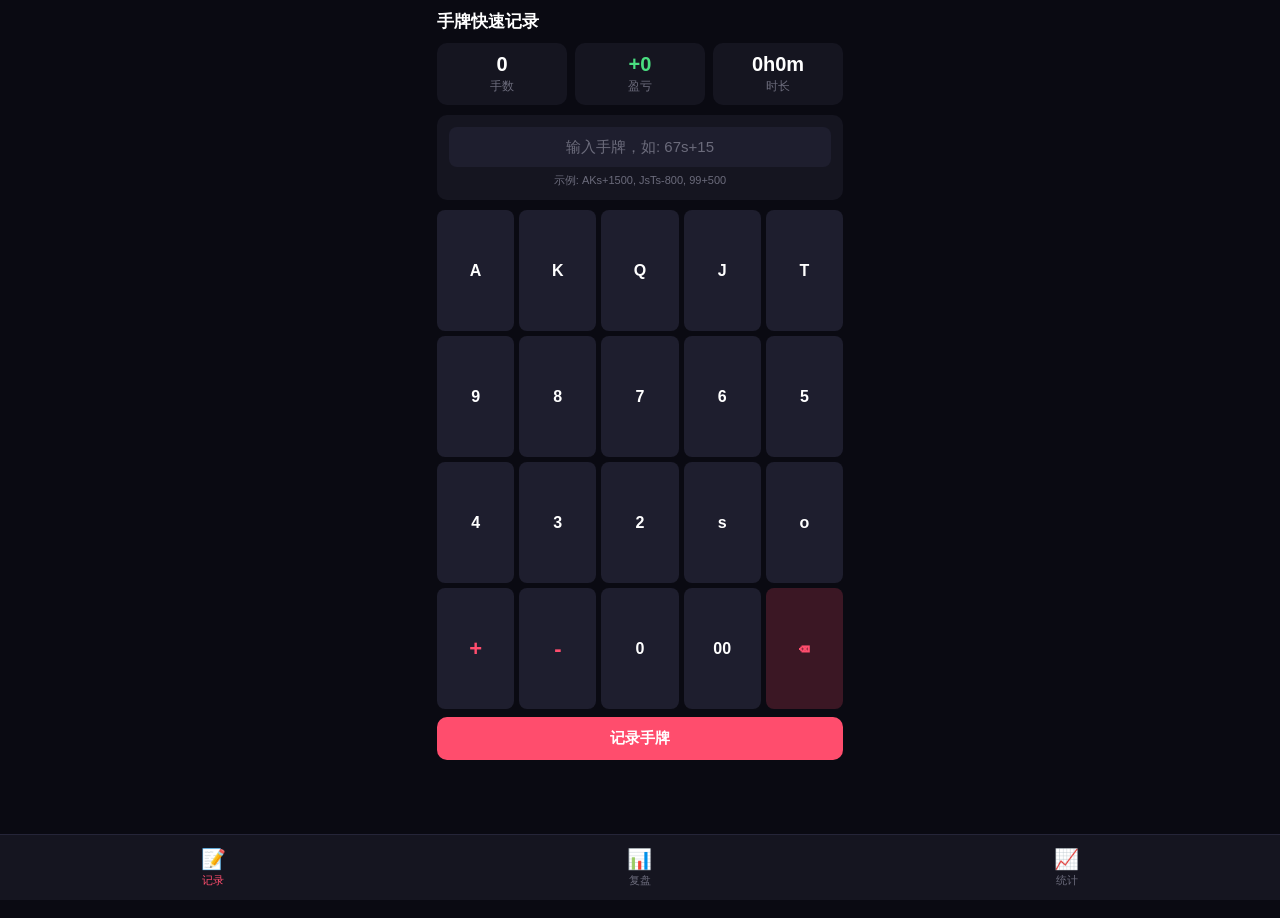
<file: index.html>
<!DOCTYPE html>
<html lang="zh-CN">
<head>
    <meta charset="UTF-8">
    <meta name="viewport" content="width=device-width, initial-scale=1.0, maximum-scale=1.0, user-scalable=no">
    <title>Poker Hand Tracker</title>
    <link rel="stylesheet" href="css/style.css" id="css-link">
    <script>
        // 自动加随机数防止缓存
        document.getElementById('css-link').href = 'css/style.css?v=' + Date.now();
    </script>
</head>
<body>
    <div id="app">
        <!-- 记录页面 -->
        <div id="record-page" class="page active">
            <div class="page-title">手牌快速记录</div>
            
            <!-- 三列统计 -->
            <div class="stats-bar">
                <div class="stat-box">
                    <div class="stat-num" id="today-count">0</div>
                    <div class="stat-name">手数</div>
                </div>
                <div class="stat-box">
                    <div class="stat-num" id="today-profit">+0</div>
                    <div class="stat-name">盈亏</div>
                </div>
                <div class="stat-box">
                    <div class="stat-num" id="today-time">0h0m</div>
                    <div class="stat-name">时长</div>
                </div>
            </div>

            <!-- 输入显示 -->
            <div class="input-box">
                <div class="input-text" id="hand-input">输入手牌，如: 67s+15</div>
                <div class="input-example">示例: AKs+1500, JsTs-800, 99+500</div>
                <div class="cards-box" id="preview-area">
                    <div id="preview-cards"></div>
                </div>
            </div>

            <!-- 智能键盘 -->
            <div class="keypad">
                <div class="key-line">
                    <button class="k rank" data-key="A">A</button>
                    <button class="k rank" data-key="K">K</button>
                    <button class="k rank" data-key="Q">Q</button>
                    <button class="k rank" data-key="J">J</button>
                    <button class="k rank" data-key="T">T</button>
                </div>
                <div class="key-line">
                    <button class="k rank" data-key="9">9</button>
                    <button class="k rank" data-key="8">8</button>
                    <button class="k rank" data-key="7">7</button>
                    <button class="k rank" data-key="6">6</button>
                    <button class="k rank" data-key="5">5</button>
                </div>
                <div class="key-line">
                    <button class="k rank" data-key="4">4</button>
                    <button class="k rank" data-key="3">3</button>
                    <button class="k rank" data-key="2">2</button>
                    <button class="k suited" data-key="s">s</button>
                    <button class="k suited" data-key="o">o</button>
                </div>
                <div class="key-line">
                    <button class="k action" data-key="+">+</button>
                    <button class="k action" data-key="-">-</button>
                    <button class="k num" data-key="0">0</button>
                    <button class="k num" data-key="00">00</button>
                    <button class="k del" data-key="backspace">⌫</button>
                </div>
            </div>

            <button class="btn-save" id="save-btn">记录手牌</button>
        </div>

        <!-- 复盘页面 (Hand2Note风格) -->
        <div id="review-page" class="page">
            <!-- 顶部统计栏 -->
            <div class="review-header">
                <div class="date-range" id="date-display">今日</div>
                <div class="main-stats">
                    <div class="main-stat">
                        <div class="main-stat-value" id="review-hands">0</div>
                        <div class="main-stat-label">手数</div>
                    </div>
                    <div class="main-stat">
                        <div class="main-stat-value win" id="review-net">+0</div>
                        <div class="main-stat-label">实际盈亏</div>
                    </div>
                    <div class="main-stat">
                        <div class="main-stat-value" id="review-ev">+0</div>
                        <div class="main-stat-label">EV盈亏</div>
                    </div>
                    <div class="main-stat">
                        <div class="main-stat-value" id="review-bb">0</div>
                        <div class="main-stat-label">bb/100</div>
                    </div>
                </div>
            </div>

            <!-- 走势图 -->
            <div class="chart-box">
                <div class="chart-title">盈亏走势</div>
                <canvas id="profit-chart" width="400" height="150"></canvas>
            </div>

            <!-- 筛选标签 -->
            <div class="filter-tabs">
                <button class="filter-tab active" data-filter="all">全部</button>
                <button class="filter-tab" data-filter="win">大赢</button>
                <button class="filter-tab" data-filter="loss">大亏</button>
            </div>

            <!-- 手牌列表 -->
            <div class="hand-list" id="hand-list"></div>
        </div>

        <!-- 统计页面 -->
        <div id="stats-page" class="page">
            <div class="page-title">数据统计</div>
            <div class="empty-box">统计功能开发中...</div>
        </div>

        <!-- 底部导航 -->
        <nav class="bottom-nav">
            <button class="nav-item active" data-page="record">
                <span class="icon">📝</span>
                <span>记录</span>
            </button>
            <button class="nav-item" data-page="review">
                <span class="icon">📊</span>
                <span>复盘</span>
            </button>
            <button class="nav-item" data-page="stats">
                <span class="icon">📈</span>
                <span>统计</span>
            </button>
        </nav>

        <!-- 花色弹窗 -->
        <div class="suit-dialog" id="suit-popup" style="display: none;">
            <div class="dialog-title">选择花色</div>
            <div class="suit-options">
                <button class="suit-btn" data-suit="s">♠<span>黑桃</span></button>
                <button class="suit-btn red" data-suit="h">♥<span>红心</span></button>
                <button class="suit-btn red" data-suit="d">♦<span>方块</span></button>
                <button class="suit-btn" data-suit="c">♣<span>梅花</span></button>
            </div>
            <button class="cancel-btn" id="suit-cancel">取消</button>
        </div>
        
        <!-- 牌谱编辑弹窗 -->
        <div class="hand-editor" id="hand-editor" style="display: none;">
            <div class="editor-header">
                <div class="editor-title">编辑牌谱</div>
                <button class="editor-close" id="editor-close">✕</button>
            </div>
            
            <div class="editor-content">
                <!-- 手牌信息 -->
                <div class="editor-hand-info" id="editor-hand-info">
                    <div class="editor-cards" id="editor-cards"></div>
                    <div class="editor-amount" id="editor-amount"></div>
                </div>
                
                <!-- 位置选择 -->
                <div class="editor-section">
                    <div class="section-title">Hero位置</div>
                    <div class="position-btns">
                        <button class="pos-btn" data-pos="UTG">UTG</button>
                        <button class="pos-btn" data-pos="UTG+1">UTG+1</button>
                        <button class="pos-btn" data-pos="UTG+2">UTG+2</button>
                        <button class="pos-btn" data-pos="MP">MP</button>
                        <button class="pos-btn" data-pos="HJ">HJ</button>
                        <button class="pos-btn" data-pos="CO">CO</button>
                        <button class="pos-btn" data-pos="BTN">BTN</button>
                        <button class="pos-btn" data-pos="SB">SB</button>
                        <button class="pos-btn" data-pos="BB">BB</button>
                        <button class="pos-btn" data-pos="STR">STR</button>
                    </div>
                </div>
                
                <!-- 翻牌前行动 -->
                <div class="editor-section">
                    <div class="section-title">翻牌前</div>
                    <input type="text" class="editor-input" id="preflop-action" placeholder="例如: Open 3bb, MP call, BTN call">
                </div>
                
                <!-- Flop -->
                <div class="editor-section">
                    <div class="section-title">Flop</div>
                    <div class="board-picker">
                        <div class="card-slot" data-slot="flop-1" onclick="app.openCardPicker('flop-1')">
                            <span class="card-rank"></span><span class="card-suit"></span>
                        </div>
                        <div class="card-slot" data-slot="flop-2" onclick="app.openCardPicker('flop-2')">
                            <span class="card-rank"></span><span class="card-suit"></span>
                        </div>
                        <div class="card-slot" data-slot="flop-3" onclick="app.openCardPicker('flop-3')">
                            <span class="card-rank"></span><span class="card-suit"></span>
                        </div>
                    </div>
                    <input type="hidden" id="flop-1" data-rank="" data-suit="">
                    <input type="hidden" id="flop-2" data-rank="" data-suit="">
                    <input type="hidden" id="flop-3" data-rank="" data-suit="">
                    <input type="text" class="editor-input" id="flop-action" placeholder="例如: Check, BTN bet 5bb, Hero call">
                </div>
                
                <!-- Turn -->
                <div class="editor-section">
                    <div class="section-title">Turn</div>
                    <div class="board-picker">
                        <div class="card-slot" data-slot="turn-card" onclick="app.openCardPicker('turn-card')">
                            <span class="card-rank"></span><span class="card-suit"></span>
                        </div>
                    </div>
                    <input type="hidden" id="turn-card" data-rank="" data-suit="">
                    <input type="text" class="editor-input" id="turn-action" placeholder="行动描述">
                </div>
                
                <!-- River -->
                <div class="editor-section">
                    <div class="section-title">River</div>
                    <div class="board-picker">
                        <div class="card-slot" data-slot="river-card" onclick="app.openCardPicker('river-card')">
                            <span class="card-rank"></span><span class="card-suit"></span>
                        </div>
                    </div>
                    <input type="hidden" id="river-card" data-rank="" data-suit="">
                    <input type="text" class="editor-input" id="river-action" placeholder="行动描述">
                </div>
                
                <!-- 备注 -->
                <div class="editor-section">
                    <div class="section-title">备注</div>
                    <textarea class="editor-textarea" id="hand-note" placeholder="添加备注..."></textarea>
                </div>
            </div>
            
            <div class="editor-footer">
                <button class="btn-save-editor" id="btn-save-edit">保存</button>
            </div>
        </div>
        
        <!-- AI复盘弹窗 -->
        <div class="ai-modal" id="ai-modal" style="display: none;">
            <div class="ai-modal-mask" id="ai-modal-mask"></div>
            <div class="ai-modal-content">
                <div class="ai-modal-header">
                    <span class="ai-modal-title">🤖 AI GTO分析</span>
                    <button class="ai-modal-close" id="ai-modal-close">✕</button>
                </div>
                <div class="ai-modal-body" id="ai-modal-body">
                    <div class="ai-loading" id="ai-loading">
                        <div class="ai-spinner"></div>
                        <p>AI分析中...</p>
                    </div>
                    <div class="ai-result" id="ai-result" style="display: none;">
                        <!-- 动态生成内容 -->
                    </div>
                </div>
            </div>
        </div>
        
        <div class="overlay" id="popup-overlay" style="display: none;"></div>
    </div>

    <script src="js/app.js?v=3" id="js-script"></script>
    <script>
        document.getElementById('js-script').src = 'js/app.js?v=' + Date.now();
    </script>
</body>
</html>
Cache-Control: no-cache
</file>
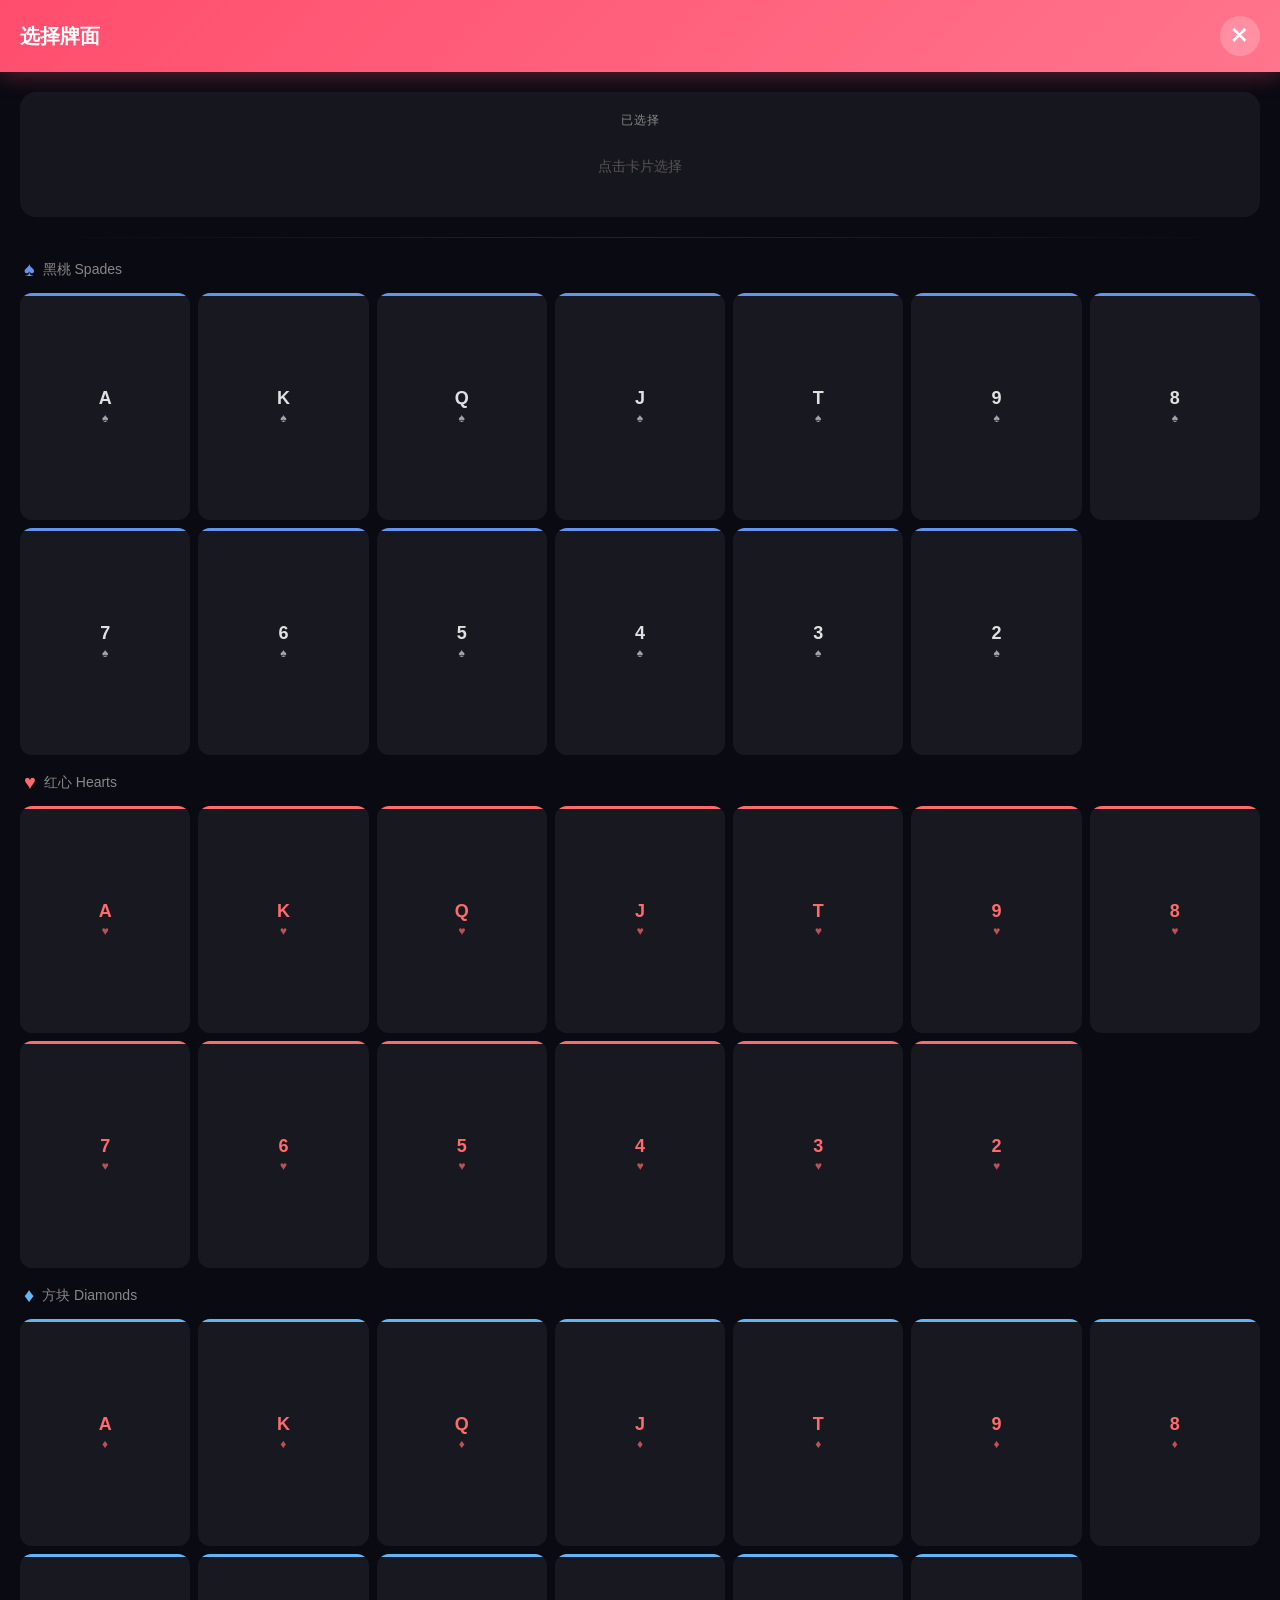
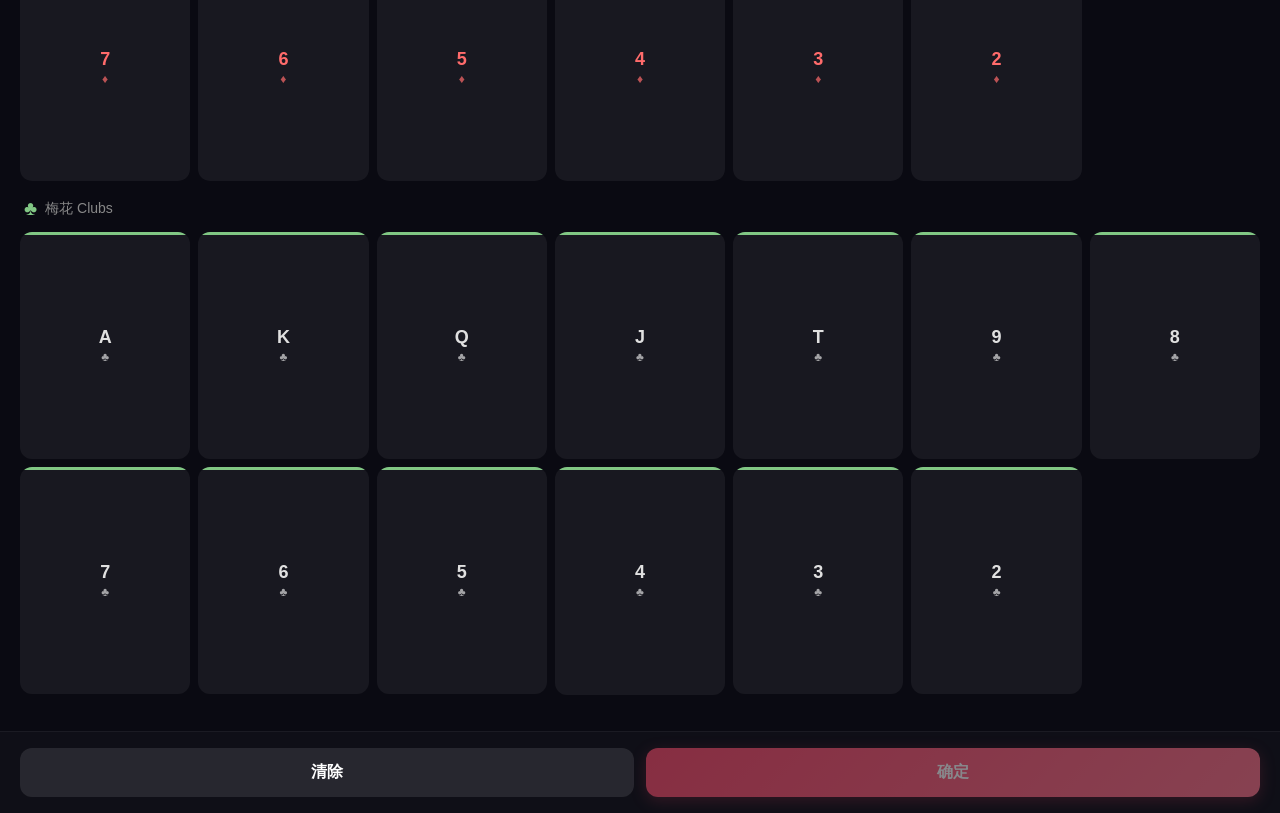
<file: card-picker-b.html>
<!DOCTYPE html>
<html lang="zh-CN">
<head>
    <meta charset="UTF-8">
    <meta name="viewport" content="width=device-width, initial-scale=1.0, maximum-scale=1.0, user-scalable=no">
    <title>选择牌面 - 方案B</title>
    <style>
        * {
            margin: 0;
            padding: 0;
            box-sizing: border-box;
        }
        
        body {
            font-family: -apple-system, BlinkMacSystemFont, 'Segoe UI', Roboto, sans-serif;
            background: #0a0a12;
            color: #fff;
            min-height: 100vh;
            display: flex;
            flex-direction: column;
        }
        
        /* Material Design 风格头部 */
        .app-bar {
            background: linear-gradient(135deg, #ff4d6d 0%, #ff758c 100%);
            padding: 16px 20px;
            display: flex;
            align-items: center;
            justify-content: space-between;
            box-shadow: 0 4px 20px rgba(255,77,109,0.3);
        }
        
        .app-bar-title {
            font-size: 20px;
            font-weight: 600;
        }
        
        .app-bar-close {
            width: 40px;
            height: 40px;
            border: none;
            background: rgba(255,255,255,0.2);
            border-radius: 50%;
            color: #fff;
            font-size: 20px;
            cursor: pointer;
            display: flex;
            align-items: center;
            justify-content: center;
            transition: all 0.2s;
        }
        
        .app-bar-close:hover, .app-bar-close:active {
            background: rgba(255,255,255,0.3);
            transform: rotate(90deg);
        }
        
        /* 内容区 */
        .content {
            flex: 1;
            padding: 20px;
            overflow-y: auto;
        }
        
        /* 已选牌面显示 */
        .selected-display {
            background: rgba(255,255,255,0.05);
            border-radius: 16px;
            padding: 20px;
            margin-bottom: 20px;
            text-align: center;
        }
        
        .selected-label {
            font-size: 12px;
            color: #888;
            margin-bottom: 8px;
            text-transform: uppercase;
            letter-spacing: 1px;
        }
        
        .selected-cards {
            display: flex;
            justify-content: center;
            gap: 12px;
            min-height: 60px;
            align-items: center;
        }
        
        .selected-card {
            width: 50px;
            height: 70px;
            background: linear-gradient(135deg, #fff 0%, #f0f0f0 100%);
            border-radius: 8px;
            display: flex;
            flex-direction: column;
            align-items: center;
            justify-content: center;
            font-size: 18px;
            font-weight: 700;
            box-shadow: 0 4px 12px rgba(0,0,0,0.3);
            animation: cardPop 0.3s ease;
        }
        
        .selected-card.black { color: #333; }
        .selected-card.red { color: #e53935; }
        
        .selected-card .suit {
            font-size: 20px;
            margin-top: 2px;
        }
        
        .selected-placeholder {
            color: #555;
            font-size: 14px;
        }
        
        @keyframes cardPop {
            0% { transform: scale(0.5); opacity: 0; }
            70% { transform: scale(1.1); }
            100% { transform: scale(1); opacity: 1; }
        }
        
        /* 分隔线 */
        .divider {
            height: 1px;
            background: linear-gradient(90deg, transparent, rgba(255,255,255,0.1), transparent);
            margin: 20px 0;
        }
        
        /* 花色区块 */
        .suit-section {
            margin-bottom: 16px;
        }
        
        .suit-header {
            display: flex;
            align-items: center;
            gap: 8px;
            margin-bottom: 12px;
            padding: 0 4px;
        }
        
        .suit-icon {
            font-size: 20px;
        }
        
        .suit-name {
            font-size: 14px;
            color: #888;
            font-weight: 500;
        }
        
        /* 牌面网格 - 圆角卡片风格 */
        .card-grid {
            display: grid;
            grid-template-columns: repeat(7, 1fr);
            gap: 8px;
        }
        
        .card-item {
            aspect-ratio: 0.75;
            border: none;
            border-radius: 12px;
            background: rgba(255,255,255,0.06);
            color: #e0e0e0;
            font-size: 16px;
            font-weight: 600;
            cursor: pointer;
            display: flex;
            flex-direction: column;
            align-items: center;
            justify-content: center;
            transition: all 0.2s cubic-bezier(0.4, 0, 0.2, 1);
            position: relative;
            overflow: hidden;
        }
        
        .card-item::before {
            content: '';
            position: absolute;
            top: 0;
            left: 0;
            right: 0;
            height: 3px;
            background: transparent;
            transition: all 0.2s;
        }
        
        .card-item.red { color: #ff6b6b; }
        
        /* 花色顶部色条 */
        .card-item.spades::before { background: #6495ed; }
        .card-item.hearts::before { background: #ff6b6b; }
        .card-item.diamonds::before { background: #64b5f6; }
        .card-item.clubs::before { background: #81c784; }
        
        .card-item:hover, .card-item:active {
            transform: translateY(-2px);
            background: rgba(255,255,255,0.12);
            box-shadow: 0 4px 12px rgba(0,0,0,0.3);
        }
        
        .card-item.selected {
            background: linear-gradient(135deg, #ff4d6d 0%, #ff758c 100%);
            color: #fff !important;
            box-shadow: 0 6px 20px rgba(255,77,109,0.4);
            transform: translateY(-2px);
        }
        
        .card-item.selected::before {
            background: rgba(255,255,255,0.5);
        }
        
        .card-item .rank {
            font-size: 18px;
        }
        
        .card-item .suit-small {
            font-size: 12px;
            opacity: 0.7;
            margin-top: 2px;
        }
        
        /* 底部操作栏 */
        .bottom-bar {
            padding: 16px 20px;
            background: rgba(255,255,255,0.02);
            border-top: 1px solid rgba(255,255,255,0.05);
            display: flex;
            gap: 12px;
        }
        
        .btn {
            flex: 1;
            padding: 14px;
            border: none;
            border-radius: 12px;
            font-size: 16px;
            font-weight: 600;
            cursor: pointer;
            transition: all 0.2s;
        }
        
        .btn-secondary {
            background: rgba(255,255,255,0.1);
            color: #fff;
        }
        
        .btn-secondary:active {
            background: rgba(255,255,255,0.15);
        }
        
        .btn-primary {
            background: linear-gradient(135deg, #ff4d6d 0%, #ff758c 100%);
            color: #fff;
            box-shadow: 0 4px 15px rgba(255,77,109,0.3);
        }
        
        .btn-primary:active {
            transform: scale(0.98);
            box-shadow: 0 2px 8px rgba(255,77,109,0.2);
        }
        
        .btn:disabled {
            opacity: 0.5;
            cursor: not-allowed;
        }
        
        @media (max-width: 380px) {
            .card-grid {
                grid-template-columns: repeat(7, 1fr);
                gap: 6px;
            }
            .card-item {
                font-size: 14px;
                border-radius: 10px;
            }
            .card-item .rank {
                font-size: 16px;
            }
        }
    </style>
</head>
<body>
    <div class="app-bar">
        <div class="app-bar-title">选择牌面</div>
        <button class="app-bar-close" onclick="closePicker()">✕</button>
    </div>
    
    <div class="content">
        <!-- 已选显示 -->
        <div class="selected-display">
            <div class="selected-label">已选择</div>
            <div class="selected-cards" id="selected-cards">
                <span class="selected-placeholder">点击卡片选择</span>
            </div>
        </div>
        
        <div class="divider"></div>
        
        <!-- 黑桃 -->
        <div class="suit-section">
            <div class="suit-header">
                <span class="suit-icon" style="color: #6495ed;">♠</span>
                <span class="suit-name">黑桃 Spades</span>
            </div>
            <div class="card-grid" id="grid-spades"></div>
        </div>
        
        <!-- 红心 -->
        <div class="suit-section">
            <div class="suit-header">
                <span class="suit-icon" style="color: #ff6b6b;">♥</span>
                <span class="suit-name">红心 Hearts</span>
            </div>
            <div class="card-grid" id="grid-hearts"></div>
        </div>
        
        <!-- 方块 -->
        <div class="suit-section">
            <div class="suit-header">
                <span class="suit-icon" style="color: #64b5f6;">♦</span>
                <span class="suit-name">方块 Diamonds</span>
            </div>
            <div class="card-grid" id="grid-diamonds"></div>
        </div>
        
        <!-- 梅花 -->
        <div class="suit-section">
            <div class="suit-header">
                <span class="suit-icon" style="color: #81c784;">♣</span>
                <span class="suit-name">梅花 Clubs</span>
            </div>
            <div class="card-grid" id="grid-clubs"></div>
        </div>
    </div>
    
    <div class="bottom-bar">
        <button class="btn btn-secondary" onclick="clearSelection()">清除</button>
        <button class="btn btn-primary" id="confirm-btn" onclick="confirmSelection()" disabled>确定</button>
    </div>
    
    <script>
        const ranks = ['A', 'K', 'Q', 'J', 'T', '9', '8', '7', '6', '5', '4', '3', '2'];
        const suits = [
            { key: 'spades', symbol: '♠', color: 'black', isRed: false },
            { key: 'hearts', symbol: '♥', color: 'red', isRed: true },
            { key: 'diamonds', symbol: '♦', color: 'red', isRed: true },
            { key: 'clubs', symbol: '♣', color: 'black', isRed: false }
        ];
        
        let selectedCard = null;
        
        // 初始化牌面
        function initCards() {
            suits.forEach(suit => {
                const grid = document.getElementById(`grid-${suit.key}`);
                ranks.forEach(rank => {
                    const btn = document.createElement('button');
                    btn.className = `card-item ${suit.key} ${suit.isRed ? 'red' : ''}`;
                    btn.dataset.rank = rank;
                    btn.dataset.suit = suit.symbol;
                    btn.dataset.suitKey = suit.key;
                    btn.innerHTML = `
                        <span class="rank">${rank}</span>
                        <span class="suit-small">${suit.symbol}</span>
                    `;
                    btn.onclick = () => selectCard(btn, rank, suit);
                    grid.appendChild(btn);
                });
            });
        }
        
        function selectCard(btn, rank, suit) {
            // 清除之前选中
            document.querySelectorAll('.card-item').forEach(b => b.classList.remove('selected'));
            
            // 选中当前
            btn.classList.add('selected');
            selectedCard = {
                rank: rank,
                suit: suit.symbol,
                suitKey: suit.key,
                isRed: suit.isRed
            };
            
            updateDisplay();
        }
        
        function updateDisplay() {
            const container = document.getElementById('selected-cards');
            const confirmBtn = document.getElementById('confirm-btn');
            
            if (selectedCard) {
                container.innerHTML = `
                    <div class="selected-card ${selectedCard.isRed ? 'red' : 'black'}">
                        ${selectedCard.rank}
                        <span class="suit">${selectedCard.suit}</span>
                    </div>
                `;
                confirmBtn.disabled = false;
            } else {
                container.innerHTML = '<span class="selected-placeholder">点击卡片选择</span>';
                confirmBtn.disabled = true;
            }
        }
        
        function clearSelection() {
            document.querySelectorAll('.card-item').forEach(b => b.classList.remove('selected'));
            selectedCard = null;
            updateDisplay();
        }
        
        function confirmSelection() {
            if (selectedCard) {
                const suitMap = { 'spades': 'S', 'hearts': 'H', 'diamonds': 'D', 'clubs': 'C' };
                const value = selectedCard.rank + suitMap[selectedCard.suitKey];
                
                window.parent.postMessage({
                    type: 'cardSelected',
                    value: value
                }, '*');
            }
        }
        
        function closePicker() {
            window.parent.postMessage({
                type: 'closePicker'
            }, '*');
        }
        
        // 接收父页面消息
        window.addEventListener('message', function(e) {
            if (e.data.type === 'setValue') {
                const value = e.data.value;
                if (value) {
                    const match = value.toUpperCase().match(/([AKQJT2-9])([SHDC])/);
                    if (match) {
                        const rank = match[1];
                        const suit = match[2];
                        const suitMap = { 'S': 'spades', 'H': 'hearts', 'D': 'diamonds', 'C': 'clubs' };
                        const suitKey = suitMap[suit];
                        
                        if (suitKey) {
                            const btn = document.querySelector(`.card-item[data-rank="${rank}"][data-suit="${suits.find(s=>s.key===suitKey).symbol}"]`);
                            if (btn) {
                                const suitObj = suits.find(s => s.key === suitKey);
                                selectCard(btn, rank, suitObj);
                            }
                        }
                    }
                }
            }
        });
        
        // 初始化
        initCards();
    </script>
</body>
</html>
</file>
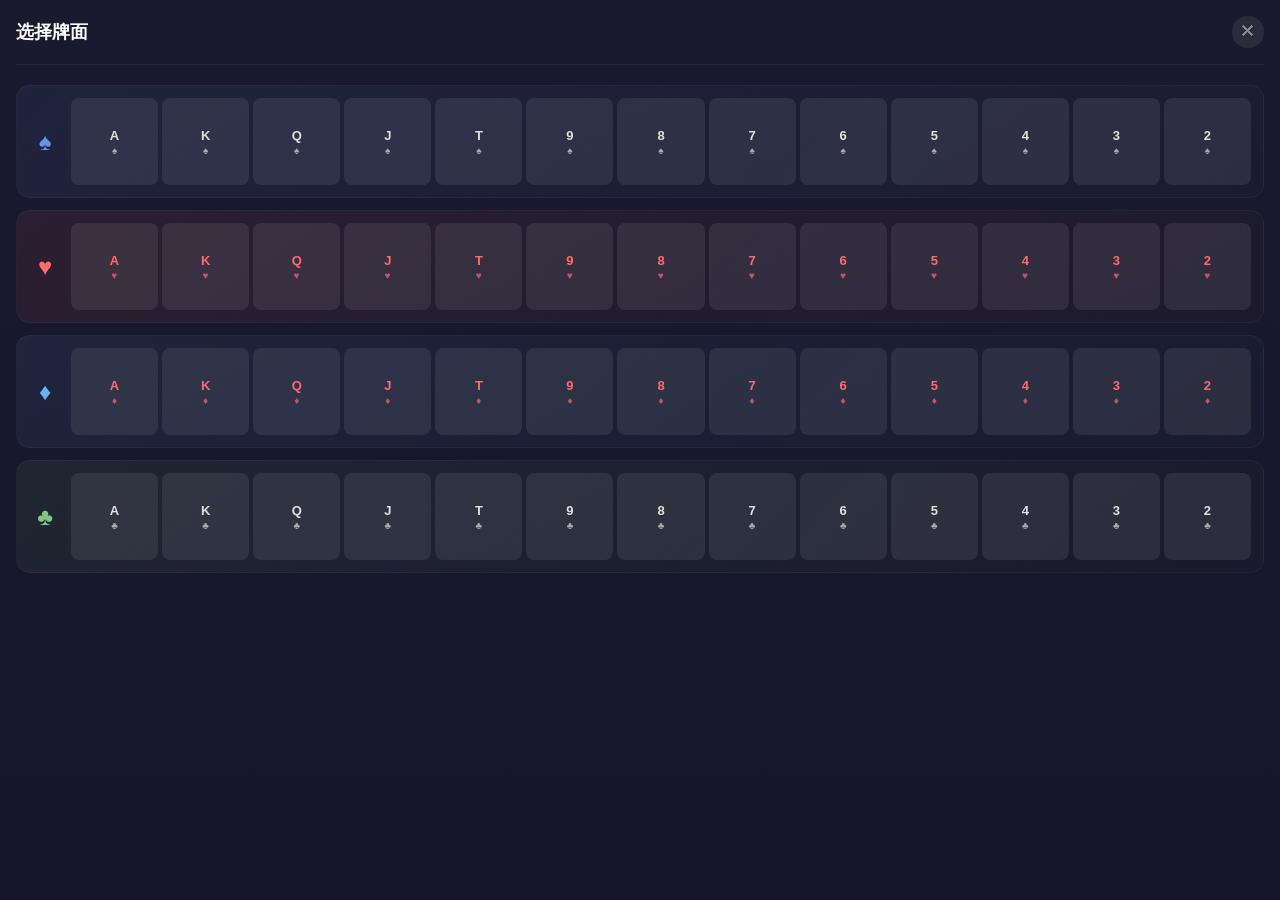
<file: card-picker.html>
<!DOCTYPE html>
<html lang="zh-CN">
<head>
    <meta charset="UTF-8">
    <meta name="viewport" content="width=device-width, initial-scale=1.0, maximum-scale=1.0, user-scalable=no">
    <title>选择牌面</title>
    <style>
        * {
            margin: 0;
            padding: 0;
            box-sizing: border-box;
        }
        
        body {
            font-family: -apple-system, BlinkMacSystemFont, 'Segoe UI', Roboto, sans-serif;
            background: linear-gradient(180deg, #1a1a2e 0%, #16162a 100%);
            color: #fff;
            padding: 16px;
            min-height: 100vh;
        }
        
        .header {
            display: flex;
            align-items: center;
            justify-content: space-between;
            margin-bottom: 20px;
            padding-bottom: 16px;
            border-bottom: 1px solid rgba(255,255,255,0.06);
        }
        
        .title {
            font-size: 18px;
            font-weight: 700;
        }
        
        .close-btn {
            width: 32px;
            height: 32px;
            border: none;
            background: rgba(255,255,255,0.08);
            border-radius: 50%;
            color: #888;
            font-size: 16px;
            cursor: pointer;
        }
        
        .close-btn:active {
            background: rgba(255,77,109,0.3);
            color: #fff;
        }
        
        /* 花色行 */
        .suit-row {
            display: flex;
            align-items: center;
            gap: 10px;
            padding: 12px;
            margin-bottom: 12px;
            background: rgba(255,255,255,0.02);
            border-radius: 14px;
            border: 1px solid rgba(255,255,255,0.04);
        }
        
        .suit-row.spades { background: linear-gradient(135deg, rgba(100,149,237,0.08) 0%, rgba(100,149,237,0.02) 100%); }
        .suit-row.hearts { background: linear-gradient(135deg, rgba(255,107,107,0.08) 0%, rgba(255,107,107,0.02) 100%); }
        .suit-row.diamonds { background: linear-gradient(135deg, rgba(100,181,246,0.08) 0%, rgba(100,181,246,0.02) 100%); }
        .suit-row.clubs { background: linear-gradient(135deg, rgba(129,199,132,0.08) 0%, rgba(129,199,132,0.02) 100%); }
        
        .suit-label {
            width: 32px;
            height: 32px;
            display: flex;
            align-items: center;
            justify-content: center;
            font-size: 24px;
            flex-shrink: 0;
        }
        
        .suit-row.spades .suit-label { color: #6495ed; }
        .suit-row.hearts .suit-label { color: #ff6b6b; }
        .suit-row.diamonds .suit-label { color: #64b5f6; }
        .suit-row.clubs .suit-label { color: #81c784; }
        
        /* 卡片网格 */
        .cards-grid {
            display: grid;
            grid-template-columns: repeat(13, 1fr);
            gap: 4px;
            flex: 1;
        }
        
        .card-btn {
            aspect-ratio: 1;
            border: none;
            border-radius: 8px;
            background: rgba(255,255,255,0.08);
            color: #e0e0e0;
            font-size: 13px;
            font-weight: 600;
            cursor: pointer;
            display: flex;
            flex-direction: column;
            align-items: center;
            justify-content: center;
            gap: 2px;
            padding: 2px;
            transition: all 0.15s;
        }
        
        .card-btn.red { color: #ff6b6b; }
        
        .card-btn:active, .card-btn.selected {
            transform: scale(0.92);
            background: #ff4d6d;
            color: #fff !important;
            box-shadow: 0 4px 12px rgba(255,77,109,0.4);
        }
        
        .card-btn .suit-icon {
            font-size: 10px;
            opacity: 0.7;
        }
        
        @media (max-width: 380px) {
            .cards-grid { gap: 3px; }
            .card-btn { font-size: 11px; border-radius: 6px; }
            .card-btn .suit-icon { font-size: 8px; }
        }
    </style>
</head>
<body>
    <div class="header">
        <div class="title">选择牌面</div>
        <button class="close-btn" onclick="closePicker()">✕</button>
    </div>
    
    <!-- 黑桃 -->
    <div class="suit-row spades">
        <div class="suit-label">♠</div>
        <div class="cards-grid">
            <button class="card-btn" data-rank="A" data-suit="s" onclick="selectCard(this)">A<span class="suit-icon">♠</span></button>
            <button class="card-btn" data-rank="K" data-suit="s" onclick="selectCard(this)">K<span class="suit-icon">♠</span></button>
            <button class="card-btn" data-rank="Q" data-suit="s" onclick="selectCard(this)">Q<span class="suit-icon">♠</span></button>
            <button class="card-btn" data-rank="J" data-suit="s" onclick="selectCard(this)">J<span class="suit-icon">♠</span></button>
            <button class="card-btn" data-rank="T" data-suit="s" onclick="selectCard(this)">T<span class="suit-icon">♠</span></button>
            <button class="card-btn" data-rank="9" data-suit="s" onclick="selectCard(this)">9<span class="suit-icon">♠</span></button>
            <button class="card-btn" data-rank="8" data-suit="s" onclick="selectCard(this)">8<span class="suit-icon">♠</span></button>
            <button class="card-btn" data-rank="7" data-suit="s" onclick="selectCard(this)">7<span class="suit-icon">♠</span></button>
            <button class="card-btn" data-rank="6" data-suit="s" onclick="selectCard(this)">6<span class="suit-icon">♠</span></button>
            <button class="card-btn" data-rank="5" data-suit="s" onclick="selectCard(this)">5<span class="suit-icon">♠</span></button>
            <button class="card-btn" data-rank="4" data-suit="s" onclick="selectCard(this)">4<span class="suit-icon">♠</span></button>
            <button class="card-btn" data-rank="3" data-suit="s" onclick="selectCard(this)">3<span class="suit-icon">♠</span></button>
            <button class="card-btn" data-rank="2" data-suit="s" onclick="selectCard(this)">2<span class="suit-icon">♠</span></button>
        </div>
    </div>
    
    <!-- 红心 -->
    <div class="suit-row hearts">
        <div class="suit-label">♥</div>
        <div class="cards-grid">
            <button class="card-btn red" data-rank="A" data-suit="h" onclick="selectCard(this)">A<span class="suit-icon">♥</span></button>
            <button class="card-btn red" data-rank="K" data-suit="h" onclick="selectCard(this)">K<span class="suit-icon">♥</span></button>
            <button class="card-btn red" data-rank="Q" data-suit="h" onclick="selectCard(this)">Q<span class="suit-icon">♥</span></button>
            <button class="card-btn red" data-rank="J" data-suit="h" onclick="selectCard(this)">J<span class="suit-icon">♥</span></button>
            <button class="card-btn red" data-rank="T" data-suit="h" onclick="selectCard(this)">T<span class="suit-icon">♥</span></button>
            <button class="card-btn red" data-rank="9" data-suit="h" onclick="selectCard(this)">9<span class="suit-icon">♥</span></button>
            <button class="card-btn red" data-rank="8" data-suit="h" onclick="selectCard(this)">8<span class="suit-icon">♥</span></button>
            <button class="card-btn red" data-rank="7" data-suit="h" onclick="selectCard(this)">7<span class="suit-icon">♥</span></button>
            <button class="card-btn red" data-rank="6" data-suit="h" onclick="selectCard(this)">6<span class="suit-icon">♥</span></button>
            <button class="card-btn red" data-rank="5" data-suit="h" onclick="selectCard(this)">5<span class="suit-icon">♥</span></button>
            <button class="card-btn red" data-rank="4" data-suit="h" onclick="selectCard(this)">4<span class="suit-icon">♥</span></button>
            <button class="card-btn red" data-rank="3" data-suit="h" onclick="selectCard(this)">3<span class="suit-icon">♥</span></button>
            <button class="card-btn red" data-rank="2" data-suit="h" onclick="selectCard(this)">2<span class="suit-icon">♥</span></button>
        </div>
    </div>
    
    <!-- 方块 -->
    <div class="suit-row diamonds">
        <div class="suit-label">♦</div>
        <div class="cards-grid">
            <button class="card-btn red" data-rank="A" data-suit="d" onclick="selectCard(this)">A<span class="suit-icon">♦</span></button>
            <button class="card-btn red" data-rank="K" data-suit="d" onclick="selectCard(this)">K<span class="suit-icon">♦</span></button>
            <button class="card-btn red" data-rank="Q" data-suit="d" onclick="selectCard(this)">Q<span class="suit-icon">♦</span></button>
            <button class="card-btn red" data-rank="J" data-suit="d" onclick="selectCard(this)">J<span class="suit-icon">♦</span></button>
            <button class="card-btn red" data-rank="T" data-suit="d" onclick="selectCard(this)">T<span class="suit-icon">♦</span></button>
            <button class="card-btn red" data-rank="9" data-suit="d" onclick="selectCard(this)">9<span class="suit-icon">♦</span></button>
            <button class="card-btn red" data-rank="8" data-suit="d" onclick="selectCard(this)">8<span class="suit-icon">♦</span></button>
            <button class="card-btn red" data-rank="7" data-suit="d" onclick="selectCard(this)">7<span class="suit-icon">♦</span></button>
            <button class="card-btn red" data-rank="6" data-suit="d" onclick="selectCard(this)">6<span class="suit-icon">♦</span></button>
            <button class="card-btn red" data-rank="5" data-suit="d" onclick="selectCard(this)">5<span class="suit-icon">♦</span></button>
            <button class="card-btn red" data-rank="4" data-suit="d" onclick="selectCard(this)">4<span class="suit-icon">♦</span></button>
            <button class="card-btn red" data-rank="3" data-suit="d" onclick="selectCard(this)">3<span class="suit-icon">♦</span></button>
            <button class="card-btn red" data-rank="2" data-suit="d" onclick="selectCard(this)">2<span class="suit-icon">♦</span></button>
        </div>
    </div>
    
    <!-- 梅花 -->
    <div class="suit-row clubs">
        <div class="suit-label">♣</div>
        <div class="cards-grid">
            <button class="card-btn" data-rank="A" data-suit="c" onclick="selectCard(this)">A<span class="suit-icon">♣</span></button>
            <button class="card-btn" data-rank="K" data-suit="c" onclick="selectCard(this)">K<span class="suit-icon">♣</span></button>
            <button class="card-btn" data-rank="Q" data-suit="c" onclick="selectCard(this)">Q<span class="suit-icon">♣</span></button>
            <button class="card-btn" data-rank="J" data-suit="c" onclick="selectCard(this)">J<span class="suit-icon">♣</span></button>
            <button class="card-btn" data-rank="T" data-suit="c" onclick="selectCard(this)">T<span class="suit-icon">♣</span></button>
            <button class="card-btn" data-rank="9" data-suit="c" onclick="selectCard(this)">9<span class="suit-icon">♣</span></button>
            <button class="card-btn" data-rank="8" data-suit="c" onclick="selectCard(this)">8<span class="suit-icon">♣</span></button>
            <button class="card-btn" data-rank="7" data-suit="c" onclick="selectCard(this)">7<span class="suit-icon">♣</span></button>
            <button class="card-btn" data-rank="6" data-suit="c" onclick="selectCard(this)">6<span class="suit-icon">♣</span></button>
            <button class="card-btn" data-rank="5" data-suit="c" onclick="selectCard(this)">5<span class="suit-icon">♣</span></button>
            <button class="card-btn" data-rank="4" data-suit="c" onclick="selectCard(this)">4<span class="suit-icon">♣</span></button>
            <button class="card-btn" data-rank="3" data-suit="c" onclick="selectCard(this)">3<span class="suit-icon">♣</span></button>
            <button class="card-btn" data-rank="2" data-suit="c" onclick="selectCard(this)">2<span class="suit-icon">♣</span></button>
        </div>
    </div>
    
    <script>
        // 接收父页面传来的当前值
        let currentValue = '';
        
        window.addEventListener('message', function(e) {
            if (e.data.type === 'setValue') {
                currentValue = e.data.value;
                highlightCurrentCard();
            }
        });
        
        function highlightCurrentCard() {
            document.querySelectorAll('.card-btn').forEach(btn => {
                btn.classList.remove('selected');
            });
            
            if (currentValue) {
                const match = currentValue.toUpperCase().match(/([AKQJT2-9])([SHDC])/);
                if (match) {
                    const rank = match[1];
                    const suit = match[2].toLowerCase();
                    const btn = document.querySelector(`.card-btn[data-rank="${rank}"][data-suit="${suit}"]`);
                    if (btn) btn.classList.add('selected');
                }
            }
        }
        
        function selectCard(btn) {
            const rank = btn.dataset.rank;
            const suit = btn.dataset.suit;
            const value = rank + suit.toUpperCase();
            
            // 发送给父页面
            window.parent.postMessage({
                type: 'cardSelected',
                value: value
            }, '*');
        }
        
        function closePicker() {
            window.parent.postMessage({
                type: 'closePicker'
            }, '*');
        }
    </script>
</body>
</html>
</file>
<file: css/style.css>
:root {
    --bg: #0a0a12;
    --panel: #151520;
    --key: #1e1e2e;
    --key-active: #2a2a3e;
    --primary: #ff4d6d;
    --text: #ffffff;
    --text-dim: #6b6b7b;
    --win: #4ade80;
    --loss: #f87171;
}

* {
    margin: 0;
    padding: 0;
    box-sizing: border-box;
}

html, body {
    height: 100%;
    overflow: hidden;
}

body {
    font-family: -apple-system, BlinkMacSystemFont, 'Segoe UI', Roboto, sans-serif;
    background: var(--bg);
    color: var(--text);
}

#app {
    height: 100vh;
    max-width: 430px;
    margin: 0 auto;
    display: flex;
    flex-direction: column;
}

/* 页面 */
.page {
    display: none;
    flex: 1;
    padding: 10px 12px;
    padding-bottom: 60px;
    overflow-y: auto;
}

.page.active {
    display: flex;
    flex-direction: column;
}

/* 标题 */
.page-title {
    font-size: 17px;
    font-weight: 600;
    margin-bottom: 10px;
    flex-shrink: 0;
}

/* 统计栏 */
.stats-bar {
    display: flex;
    gap: 8px;
    margin-bottom: 10px;
    flex-shrink: 0;
}

.stat-box {
    flex: 1;
    background: var(--panel);
    border-radius: 10px;
    padding: 10px 6px;
    text-align: center;
}

.stat-num {
    font-size: 20px;
    font-weight: 700;
    margin-bottom: 2px;
}

.stat-num.win { color: var(--win); }
.stat-num.loss { color: var(--loss); }

.stat-name {
    font-size: 12px;
    color: var(--text-dim);
}

/* 输入区 */
.input-box {
    background: var(--panel);
    border-radius: 10px;
    padding: 12px;
    margin-bottom: 10px;
    flex-shrink: 0;
}

.input-text {
    background: var(--key);
    border-radius: 8px;
    padding: 10px;
    font-size: 15px;
    color: var(--text-dim);
    text-align: center;
    min-height: 40px;
    display: flex;
    align-items: center;
    justify-content: center;
}

.input-text.has-content {
    color: var(--text);
    font-size: 18px;
    font-weight: 600;
    letter-spacing: 1px;
}

.input-example {
    font-size: 11px;
    color: var(--text-dim);
    text-align: center;
    margin-top: 6px;
}

.cards-box {
    display: none;
    justify-content: center;
    margin-top: 12px;
}

.cards-box.show {
    display: flex;
}

#preview-cards {
    display: flex;
    gap: 12px;
}

.poker-card {
    width: 55px;
    height: 76px;
    background: #fff;
    border-radius: 8px;
    display: flex;
    flex-direction: column;
    align-items: center;
    justify-content: center;
    color: #1a1a2e;
    font-size: 20px;
    font-weight: 700;
    box-shadow: 0 4px 12px rgba(0,0,0,0.3);
}

.poker-card.red {
    color: #e53935;
}

.poker-card .suit {
    font-size: 26px;
    margin-top: 2px;
}

/* 键盘 - 核心紧凑布局 */
.keypad {
    flex: 1;
    display: flex;
    flex-direction: column;
    gap: 5px;
    margin-bottom: 8px;
    min-height: 0;
}

.key-line {
    display: grid;
    grid-template-columns: repeat(5, 1fr);
    gap: 5px;
    flex: 1;
}

.k {
    background: var(--key);
    border: none;
    border-radius: 8px;
    color: var(--text);
    font-size: 16px;
    font-weight: 600;
    cursor: pointer;
    transition: all 0.1s;
    min-height: 0;
    padding: 0;
}

.k:active {
    background: var(--key-active);
    transform: scale(0.96);
}

.k.suit {
    font-size: 24px;
}

.k.suit.red {
    color: #ff6b6b;
}

.k.action {
    color: var(--primary);
    font-size: 22px;
}

.k.del {
    background: rgba(255, 77, 109, 0.2);
    color: var(--primary);
    font-size: 20px;
}

/* 保存按钮 */
.btn-save {
    width: 100%;
    padding: 12px;
    background: var(--primary);
    border: none;
    border-radius: 10px;
    color: white;
    font-size: 15px;
    font-weight: 600;
    cursor: pointer;
    flex-shrink: 0;
    margin-bottom: 80px; /* 防止被底部导航栏遮挡 */
}

.btn-save:disabled {
    opacity: 0.5;
}

/* 底部导航 */
.bottom-nav {
    position: fixed;
    bottom: 0;
    left: 0;
    right: 0;
    background: var(--panel);
    display: flex;
    justify-content: space-around;
    padding: 8px 0 calc(8px + env(safe-area-inset-bottom));
    border-top: 1px solid #252538;
    z-index: 100;
}

.nav-item {
    background: none;
    border: none;
    color: var(--text-dim);
    font-size: 11px;
    padding: 4px 24px;
    cursor: pointer;
    display: flex;
    flex-direction: column;
    align-items: center;
    gap: 2px;
}

.nav-item.active {
    color: var(--primary);
}

.nav-item .icon {
    font-size: 20px;
}

/* 复盘页面 - Hand2Note风格 */
.review-header {
    background: var(--panel);
    border-radius: 12px;
    padding: 12px;
    margin-bottom: 10px;
}

.date-range {
    font-size: 13px;
    color: var(--text-dim);
    margin-bottom: 10px;
}

.main-stats {
    display: flex;
    justify-content: space-around;
}

.main-stat {
    text-align: center;
}

.main-stat-value {
    font-size: 22px;
    font-weight: 700;
}

.main-stat-value.win { color: var(--win); }
.main-stat-value.loss { color: var(--loss); }

.main-stat-label {
    font-size: 11px;
    color: var(--text-dim);
    margin-top: 2px;
}

/* 走势图 */
.chart-box {
    background: var(--panel);
    border-radius: 12px;
    padding: 12px;
    margin-bottom: 10px;
}

.chart-title {
    font-size: 13px;
    color: var(--text-dim);
    margin-bottom: 8px;
}

#profit-chart {
    width: 100%;
    height: 120px;
}

/* 分类统计 */
.category-stats {
    background: var(--panel);
    border-radius: 12px;
    padding: 12px;
    margin-bottom: 10px;
}

.cat-item {
    display: flex;
    justify-content: space-between;
    padding: 8px 0;
    border-bottom: 1px solid var(--key);
}

.cat-item:last-child {
    border-bottom: none;
}

.cat-name {
    font-size: 13px;
    color: var(--text-dim);
}

.cat-value {
    font-size: 14px;
    font-weight: 600;
}

.cat-value.win { color: var(--win); }
.cat-value.loss { color: var(--loss); }

/* 筛选标签 */
.filter-tabs {
    display: flex;
    gap: 8px;
    margin-bottom: 10px;
}

.filter-tab {
    flex: 1;
    padding: 8px;
    background: var(--panel);
    border: none;
    border-radius: 8px;
    color: var(--text-dim);
    font-size: 13px;
    cursor: pointer;
}

.filter-tab.active {
    background: var(--primary);
    color: white;
}

/* 手牌列表 - 可展开设计 */
.hand-list {
    flex: 1;
    overflow-y: auto;
}

.hand-item {
    background: var(--panel);
    border-radius: 12px;
    margin-bottom: 8px;
    overflow: hidden;
    transition: all 0.2s;
}

.hand-item:active {
    background: var(--key-active);
}

.hand-item.expanded {
    background: var(--key);
}

/* 摘要行（始终显示） */
.hand-summary {
    display: flex;
    align-items: center;
    gap: 10px;
    padding: 12px;
    cursor: pointer;
}

.hand-cards-small {
    display: flex;
    gap: 4px;
    flex-shrink: 0;
}

.mini-card {
    width: 28px;
    height: 38px;
    background: #fff;
    border-radius: 4px;
    display: flex;
    flex-direction: column;
    align-items: center;
    justify-content: center;
    color: #1a1a2e;
    font-size: 11px;
    font-weight: 700;
    flex-shrink: 0;
}

.mini-card.red {
    color: #e53935;
}

.mini-card .suit {
    font-size: 12px;
}

.hand-info {
    flex: 1;
    min-width: 0;
    display: flex;
    flex-direction: column;
    gap: 2px;
}

.hand-line1 {
    display: flex;
    align-items: center;
    gap: 8px;
}

.hand-name {
    font-size: 14px;
    font-weight: 600;
    color: var(--text);
}

.hand-time {
    font-size: 11px;
    color: var(--text-dim);
    flex-shrink: 0;
}

.hand-line2 {
    font-size: 12px;
    color: var(--text-dim);
    overflow: hidden;
    text-overflow: ellipsis;
    white-space: nowrap;
}

.hand-line2 .suit-red { color: #ff4444; }
.hand-line2 .suit-blue { color: #4488ff; }
.hand-line2 .suit-green { color: #44aa44; }
.hand-line2 .suit-black { color: #888888; }

.hand-pos {
    color: var(--text);
}

.no-detail {
    color: #666;
    font-style: italic;
}

.hand-amount {
    font-size: 15px;
    font-weight: 700;
    flex-shrink: 0;
    white-space: nowrap;
    min-width: 60px;
    text-align: right;
}

.hand-amount.win { color: var(--win); }
.hand-amount.loss { color: var(--loss); }

.expand-icon {
    font-size: 12px;
    color: var(--text-dim);
    transition: transform 0.2s;
    flex-shrink: 0;
    margin-left: 4px;
}

.hand-item.expanded .expand-icon {
    transform: rotate(180deg);
}

/* 展开后的详情区域 */
.hand-detail-expand {
    padding: 0 12px 12px 12px;
    display: none;
    border-top: 1px solid var(--panel);
    margin-top: 4px;
    padding-top: 10px;
}

.hand-item.expanded .hand-detail-expand {
    display: block;
    animation: slideDown 0.2s ease;
}

@keyframes slideDown {
    from {
        opacity: 0;
        transform: translateY(-10px);
    }
    to {
        opacity: 1;
        transform: translateY(0);
    }
}

.action-row {
    padding: 6px 0;
    font-size: 13px;
    color: var(--text);
    line-height: 1.4;
    border-bottom: 1px solid var(--panel);
}

.action-row .suit-red { color: #ff4444; }
.action-row .suit-blue { color: #4488ff; }
.action-row .suit-green { color: #44aa44; }
.action-row .suit-black { color: #888888; }

.action-row:last-child {
    border-bottom: none;
}

.street {
    display: inline-block;
    background: rgba(255, 255, 255, 0.1);
    color: var(--text-dim);
    padding: 2px 6px;
    border-radius: 4px;
    font-size: 11px;
    margin-right: 6px;
    min-width: 60px;
    text-align: center;
}

/* 阶段标签 - 方块按钮样式 */
.stage-badge {
    display: inline-block;
    padding: 4px 10px;
    border-radius: 6px;
    font-size: 11px;
    font-weight: 700;
    margin-right: 8px;
    text-transform: uppercase;
    letter-spacing: 0.5px;
}

.stage-badge.preflop {
    background: #4a5568;
    color: #e2e8f0;
}

.stage-badge.flop {
    background: #3182ce;
    color: #bee3f8;
}

.stage-badge.turn {
    background: #dd6b20;
    color: #feebc8;
}

.stage-badge.river {
    background: #38a169;
    color: #c6f6d5;
}

.no-actions-tip {
    text-align: center;
    padding: 20px;
    color: var(--text-dim);
    font-size: 13px;
}

.edit-btn-row {
    display: flex;
    justify-content: center;
    padding-top: 10px;
    border-top: 1px solid var(--panel);
    margin-top: 8px;
}

.btn-edit-inline {
    padding: 8px 20px;
    background: var(--primary);
    border: none;
    border-radius: 6px;
    color: white;
    font-size: 13px;
    font-weight: 600;
    cursor: pointer;
}

/* 统计页面 */
.empty-box {
    flex: 1;
    display: flex;
    align-items: center;
    justify-content: center;
    color: var(--text-dim);
    font-size: 14px;
}

/* 花色弹窗 */
.suit-dialog {
    position: fixed;
    top: 50%;
    left: 50%;
    transform: translate(-50%, -50%);
    background: var(--panel);
    padding: 20px;
    border-radius: 16px;
    z-index: 200;
    width: 260px;
    text-align: center;
}

.dialog-title {
    font-size: 15px;
    color: var(--text-dim);
    margin-bottom: 16px;
}

.suit-options {
    display: grid;
    grid-template-columns: repeat(2, 1fr);
    gap: 12px;
    margin-bottom: 16px;
}

.suit-btn {
    aspect-ratio: 1;
    background: var(--key);
    border: 2px solid transparent;
    border-radius: 12px;
    color: var(--text);
    font-size: 36px;
    cursor: pointer;
    display: flex;
    flex-direction: column;
    align-items: center;
    justify-content: center;
    gap: 4px;
}

.suit-btn span {
    font-size: 11px;
    color: var(--text-dim);
}

.suit-btn.red {
    color: #ff6b6b;
}

.suit-btn:active {
    border-color: var(--primary);
}

.cancel-btn {
    width: 100%;
    padding: 12px;
    background: transparent;
    border: 1px solid var(--key);
    border-radius: 8px;
    color: var(--text-dim);
    font-size: 14px;
    cursor: pointer;
}

.overlay {
    position: fixed;
    inset: 0;
    background: rgba(0,0,0,0.7);
    z-index: 150;
}

/* 牌谱编辑器 */
.hand-editor {
    position: fixed;
    top: 0;
    left: 0;
    right: 0;
    bottom: 0;
    background: var(--bg);
    z-index: 300;
    display: flex;
    flex-direction: column;
}

.editor-header {
    display: flex;
    justify-content: space-between;
    align-items: center;
    padding: 16px;
    background: var(--panel);
    border-bottom: 1px solid var(--key);
}

.editor-title {
    font-size: 17px;
    font-weight: 600;
}

.editor-close {
    background: none;
    border: none;
    color: var(--text-dim);
    font-size: 20px;
    cursor: pointer;
    padding: 4px;
}

.editor-content {
    flex: 1;
    overflow-y: auto;
    padding: 16px;
}

.editor-hand-info {
    background: var(--panel);
    border-radius: 12px;
    padding: 16px;
    margin-bottom: 16px;
    display: flex;
    justify-content: space-between;
    align-items: center;
}

.editor-cards {
    display: flex;
    gap: 10px;
}

.editor-card {
    width: 45px;
    height: 62px;
    background: #fff;
    border-radius: 6px;
    display: flex;
    flex-direction: column;
    align-items: center;
    justify-content: center;
    color: #1a1a2e;
    font-size: 16px;
    font-weight: 700;
}

.editor-card.red {
    color: #e53935;
}

.editor-card .suit {
    font-size: 20px;
}

.editor-amount {
    font-size: 20px;
    font-weight: 700;
}

.editor-amount.win { color: var(--win); }
.editor-amount.loss { color: var(--loss); }

.editor-section {
    background: var(--panel);
    border-radius: 12px;
    padding: 16px;
    margin-bottom: 12px;
}

.section-title {
    font-size: 14px;
    font-weight: 600;
    margin-bottom: 12px;
    color: var(--text);
}

.position-btns {
    display: flex;
    gap: 8px;
    flex-wrap: wrap;
}

.pos-btn {
    flex: 1;
    min-width: 50px;
    padding: 10px;
    background: var(--key);
    border: none;
    border-radius: 8px;
    color: var(--text);
    font-size: 13px;
    font-weight: 600;
    cursor: pointer;
}

.pos-btn.active {
    background: var(--primary);
}

.editor-input {
    width: 100%;
    padding: 12px;
    background: var(--key);
    border: 1px solid transparent;
    border-radius: 8px;
    color: var(--text);
    font-size: 14px;
}

.editor-input:focus {
    outline: none;
    border-color: var(--primary);
}

.board-picker {
    display: flex;
    gap: 12px;
    margin-bottom: 12px;
}

.card-slot {
    width: 50px;
    height: 70px;
    background: var(--key);
    border: 2px dashed var(--text-dim);
    border-radius: 8px;
    display: flex;
    flex-direction: column;
    align-items: center;
    justify-content: center;
    cursor: pointer;
    transition: all 0.2s;
    position: relative;
}

.card-slot:hover {
    border-color: var(--primary);
    background: var(--panel);
}

.card-slot.has-card {
    background: #fff;
    border: none;
}

.card-slot .card-rank {
    font-size: 18px;
    font-weight: 700;
    color: #1a1a2e;
}

.card-slot .card-suit {
    font-size: 24px;
}

.card-slot.has-card.red .card-rank,
.card-slot.has-card.red .card-suit {
    color: #e53935;
}

.card-slot.has-card:not(.red) .card-rank,
.card-slot.has-card:not(.red) .card-suit {
    color: #1a1a2e;
}

.card-slot:empty::before {
    content: '+';
    font-size: 24px;
    color: var(--text-dim);
}

/* 花色选择弹窗 - 简化版 */
.card-picker-popup {
    position: fixed;
    bottom: 0;
    left: 0;
    right: 0;
    background: var(--panel);
    padding: 20px;
    border-radius: 20px 20px 0 0;
    z-index: 400;
    transform: translateY(100%);
    transition: transform 0.3s;
}

.card-picker-popup.show {
    transform: translateY(0);
}

.card-picker-title {
    text-align: center;
    font-size: 16px;
    margin-bottom: 16px;
    color: var(--text);
}

.rank-selector {
    display: flex;
    flex-wrap: wrap;
    gap: 8px;
    justify-content: center;
    margin-bottom: 20px;
}

.rank-btn {
    width: 44px;
    height: 44px;
    background: var(--key);
    border: none;
    border-radius: 8px;
    color: var(--text);
    font-size: 16px;
    font-weight: 600;
    cursor: pointer;
}

.rank-btn:active {
    background: var(--primary);
}

.suit-selector {
    display: flex;
    gap: 16px;
    justify-content: center;
}

.suit-option {
    width: 60px;
    height: 60px;
    background: var(--key);
    border: none;
    border-radius: 12px;
    font-size: 36px;
    cursor: pointer;
    display: flex;
    align-items: center;
    justify-content: center;
}

.suit-option.red {
    color: #ff6b6b;
}

.suit-option:active {
    background: var(--primary);
}

.popup-close {
    position: absolute;
    top: 16px;
    right: 16px;
    background: none;
    border: none;
    color: var(--text-dim);
    font-size: 24px;
    cursor: pointer;
}

.editor-textarea {
    width: 100%;
    min-height: 80px;
    padding: 12px;
    background: var(--key);
    border: 1px solid transparent;
    border-radius: 8px;
    color: var(--text);
    font-size: 14px;
    resize: vertical;
}

.editor-textarea:focus {
    outline: none;
    border-color: var(--primary);
}

.editor-footer {
    display: flex;
    gap: 12px;
    padding: 16px;
    background: var(--panel);
    border-top: 1px solid var(--key);
}

.btn-cancel {
    flex: 1;
    padding: 14px;
    background: var(--key);
    border: none;
    border-radius: 10px;
    color: var(--text);
    font-size: 15px;
    font-weight: 600;
    cursor: pointer;
}

.btn-save-editor {
    flex: 1;
    padding: 14px;
    background: var(--primary);
    border: none;
    border-radius: 10px;
    color: white;
    font-size: 15px;
    font-weight: 600;
    cursor: pointer;
}

/* 编辑按钮 */
.btn-edit {
    padding: 6px 12px;
    background: var(--key);
    border: none;
    border-radius: 6px;
    color: var(--text-dim);
    font-size: 12px;
    cursor: pointer;
    margin-left: 8px;
}

.btn-edit:active {
    background: var(--primary);
    color: white;
}

/* ========== AI复盘按钮 ========== */
.btn-ai-review {
    background: linear-gradient(135deg, #667eea 0%, #764ba2 100%);
    color: #fff;
    border-radius: 50rpx;
    padding: 30rpx 0;
    font-size: 32rpx;
    font-weight: 600;
    margin-bottom: 20rpx;
    box-shadow: 0 8rpx 24rpx rgba(102, 126, 234, 0.4);
}

.btn-ai-review:active {
    opacity: 0.9;
}

/* 展开详情中的AI复盘按钮 */
.btn-ai-inline {
    padding: 8px 14px;
    background: linear-gradient(135deg, #667eea 0%, #764ba2 100%);
    border: none;
    border-radius: 6px;
    color: white;
    font-size: 13px;
    font-weight: 600;
    cursor: pointer;
    margin-left: 8px;
}

.btn-ai-inline:active {
    opacity: 0.9;
}

/* ========== AI复盘弹窗 ========== */
.ai-modal {
    position: fixed;
    top: 0;
    left: 0;
    right: 0;
    bottom: 0;
    z-index: 1000;
    display: flex;
    align-items: center;
    justify-content: center;
}

.ai-modal-mask {
    position: absolute;
    top: 0;
    left: 0;
    right: 0;
    bottom: 0;
    background: rgba(0, 0, 0, 0.8);
}

.ai-modal-content {
    position: relative;
    width: 90%;
    max-height: 80%;
    background: var(--card-bg);
    border-radius: 24rpx;
    overflow: hidden;
    box-shadow: 0 24rpx 80rpx rgba(0, 0, 0, 0.5);
}

.ai-modal-header {
    display: flex;
    justify-content: space-between;
    align-items: center;
    padding: 30rpx;
    background: linear-gradient(135deg, #667eea 0%, #764ba2 100%);
}

.ai-modal-title {
    font-size: 36rpx;
    font-weight: 700;
    color: #fff;
}

.ai-modal-close {
    font-size: 40rpx;
    color: #fff;
    padding: 10rpx;
}

.ai-modal-body {
    max-height: 800rpx;
    padding: 30rpx;
}

.ai-hand-summary {
    display: flex;
    align-items: center;
    gap: 30rpx;
    padding: 30rpx;
    background: var(--surface);
    border-radius: 16rpx;
    margin-bottom: 30rpx;
}

.ai-hand-cards {
    display: flex;
    gap: 20rpx;
}

.ai-card {
    width: 100rpx;
    height: 140rpx;
    background: #fff;
    border-radius: 12rpx;
    display: flex;
    flex-direction: column;
    align-items: center;
    justify-content: center;
    font-size: 36rpx;
    font-weight: 700;
}

.ai-card.red { color: #e53935; }
.ai-card.black { color: #212121; }

.ai-score-section {
    text-align: center;
    padding: 40rpx;
    background: rgba(102, 126, 234, 0.1);
    border-radius: 16rpx;
    margin-bottom: 30rpx;
}

.ai-score-value {
    font-size: 72rpx;
    font-weight: 800;
    color: #4ade80;
}

.ai-score-value.medium { color: #fbbf24; }
.ai-score-value.poor { color: #f87171; }

.ai-section-title {
    font-size: 32rpx;
    font-weight: 700;
    color: var(--text-primary);
    margin: 40rpx 0 20rpx;
    padding-bottom: 16rpx;
    border-bottom: 2rpx solid var(--surface);
}

.ai-suggestion-item, .ai-error-item {
    padding: 24rpx;
    background: var(--surface);
    border-radius: 12rpx;
    margin-bottom: 20rpx;
}

.ai-error-item {
    background: rgba(248, 113, 113, 0.1);
    border-left: 6rpx solid #f87171;
}

.ai-loading {
    display: flex;
    flex-direction: column;
    align-items: center;
    padding: 80rpx;
}

/* ========== AI复盘按钮 ========== */
.btn-ai-review {
    padding: 14px 20px;
    background: linear-gradient(135deg, #667eea 0%, #764ba2 100%);
    border: none;
    border-radius: 10px;
    color: white;
    font-size: 15px;
    font-weight: 600;
    cursor: pointer;
    margin: 0 10px;
}

.btn-ai-review:active {
    opacity: 0.9;
}

/* ========== AI复盘弹窗 ========== */
.ai-modal {
    position: fixed;
    top: 0;
    left: 0;
    right: 0;
    bottom: 0;
    z-index: 1000;
    display: flex;
    align-items: center;
    justify-content: center;
}

.ai-modal-mask {
    position: absolute;
    top: 0;
    left: 0;
    right: 0;
    bottom: 0;
    background: rgba(0, 0, 0, 0.8);
}

.ai-modal-content {
    position: relative;
    width: 90%;
    max-height: 80%;
    background: var(--panel);
    border-radius: 16px;
    overflow: hidden;
    z-index: 1001;
}

.ai-modal-header {
    display: flex;
    justify-content: space-between;
    align-items: center;
    padding: 16px 20px;
    background: linear-gradient(135deg, #667eea 0%, #764ba2 100%);
}

.ai-modal-title {
    font-size: 18px;
    font-weight: 700;
    color: white;
}

.ai-modal-close {
    background: none;
    border: none;
    color: white;
    font-size: 24px;
    cursor: pointer;
    padding: 0 4px;
}

.ai-modal-body {
    max-height: 70vh;
    overflow-y: auto;
    padding: 20px;
}

.ai-loading {
    display: flex;
    flex-direction: column;
    align-items: center;
    padding: 40px;
}

.ai-spinner {
    width: 50px;
    height: 50px;
    border: 4px solid var(--key);
    border-top-color: #667eea;
    border-radius: 50%;
    animation: spin 1s linear infinite;
    margin-bottom: 16px;
}

@keyframes spin {
    to { transform: rotate(360deg); }
}

.ai-result h3 {
    font-size: 16px;
    color: var(--text);
    margin: 20px 0 12px;
    padding-bottom: 8px;
    border-bottom: 1px solid var(--key);
}

.ai-result h3:first-child {
    margin-top: 0;
}

.ai-score {
    text-align: center;
    padding: 20px;
    background: rgba(102, 126, 234, 0.1);
    border-radius: 12px;
    margin-bottom: 16px;
}

.ai-score-value {
    font-size: 48px;
    font-weight: 800;
    color: #4ade80;
}

.ai-score-value.medium {
    color: #fbbf24;
}

.ai-score-value.poor {
    color: #f87171;
}

.ai-score-label {
    font-size: 14px;
    color: var(--text-dim);
    margin-top: 4px;
}

.ai-suggestion {
    padding: 12px;
    background: var(--key);
    border-radius: 8px;
    margin-bottom: 10px;
}

.ai-suggestion-label {
    display: inline-block;
    padding: 2px 8px;
    border-radius: 4px;
    font-size: 11px;
    font-weight: 600;
    margin-bottom: 6px;
}

.ai-suggestion-label.info {
    background: #3b82f6;
}

.ai-suggestion-label.warning {
    background: #f59e0b;
}

.ai-suggestion-label.strategy {
    background: #8b5cf6;
}

.ai-suggestion-label.opportunity {
    background: #10b981;
}

.ai-suggestion-text {
    font-size: 13px;
    color: var(--text);
    line-height: 1.5;
}

.ai-error {
    padding: 12px;
    background: rgba(248, 113, 113, 0.1);
    border-left: 3px solid #f87171;
    border-radius: 8px;
    margin-bottom: 10px;
}

.ai-error-street {
    font-size: 12px;
    font-weight: 600;
    color: #f87171;
    margin-bottom: 4px;
}

.ai-error-text {
    font-size: 13px;
    color: var(--text);
}

.ai-hand-info {
    display: flex;
    align-items: center;
    gap: 12px;
    padding: 12px;
    background: var(--key);
    border-radius: 8px;
    margin-bottom: 16px;
}

.ai-hand-cards {
    display: flex;
    gap: 8px;
}

.ai-mini-card {
    width: 40px;
    height: 56px;
    background: white;
    border-radius: 6px;
    display: flex;
    flex-direction: column;
    align-items: center;
    justify-content: center;
    font-size: 16px;
    font-weight: 700;
}

.ai-mini-card.red {
    color: #e53935;
}

.ai-mini-card.black {
    color: #212121;
}

.ai-hand-name {
    font-size: 20px;
    font-weight: 700;
}
</file>
